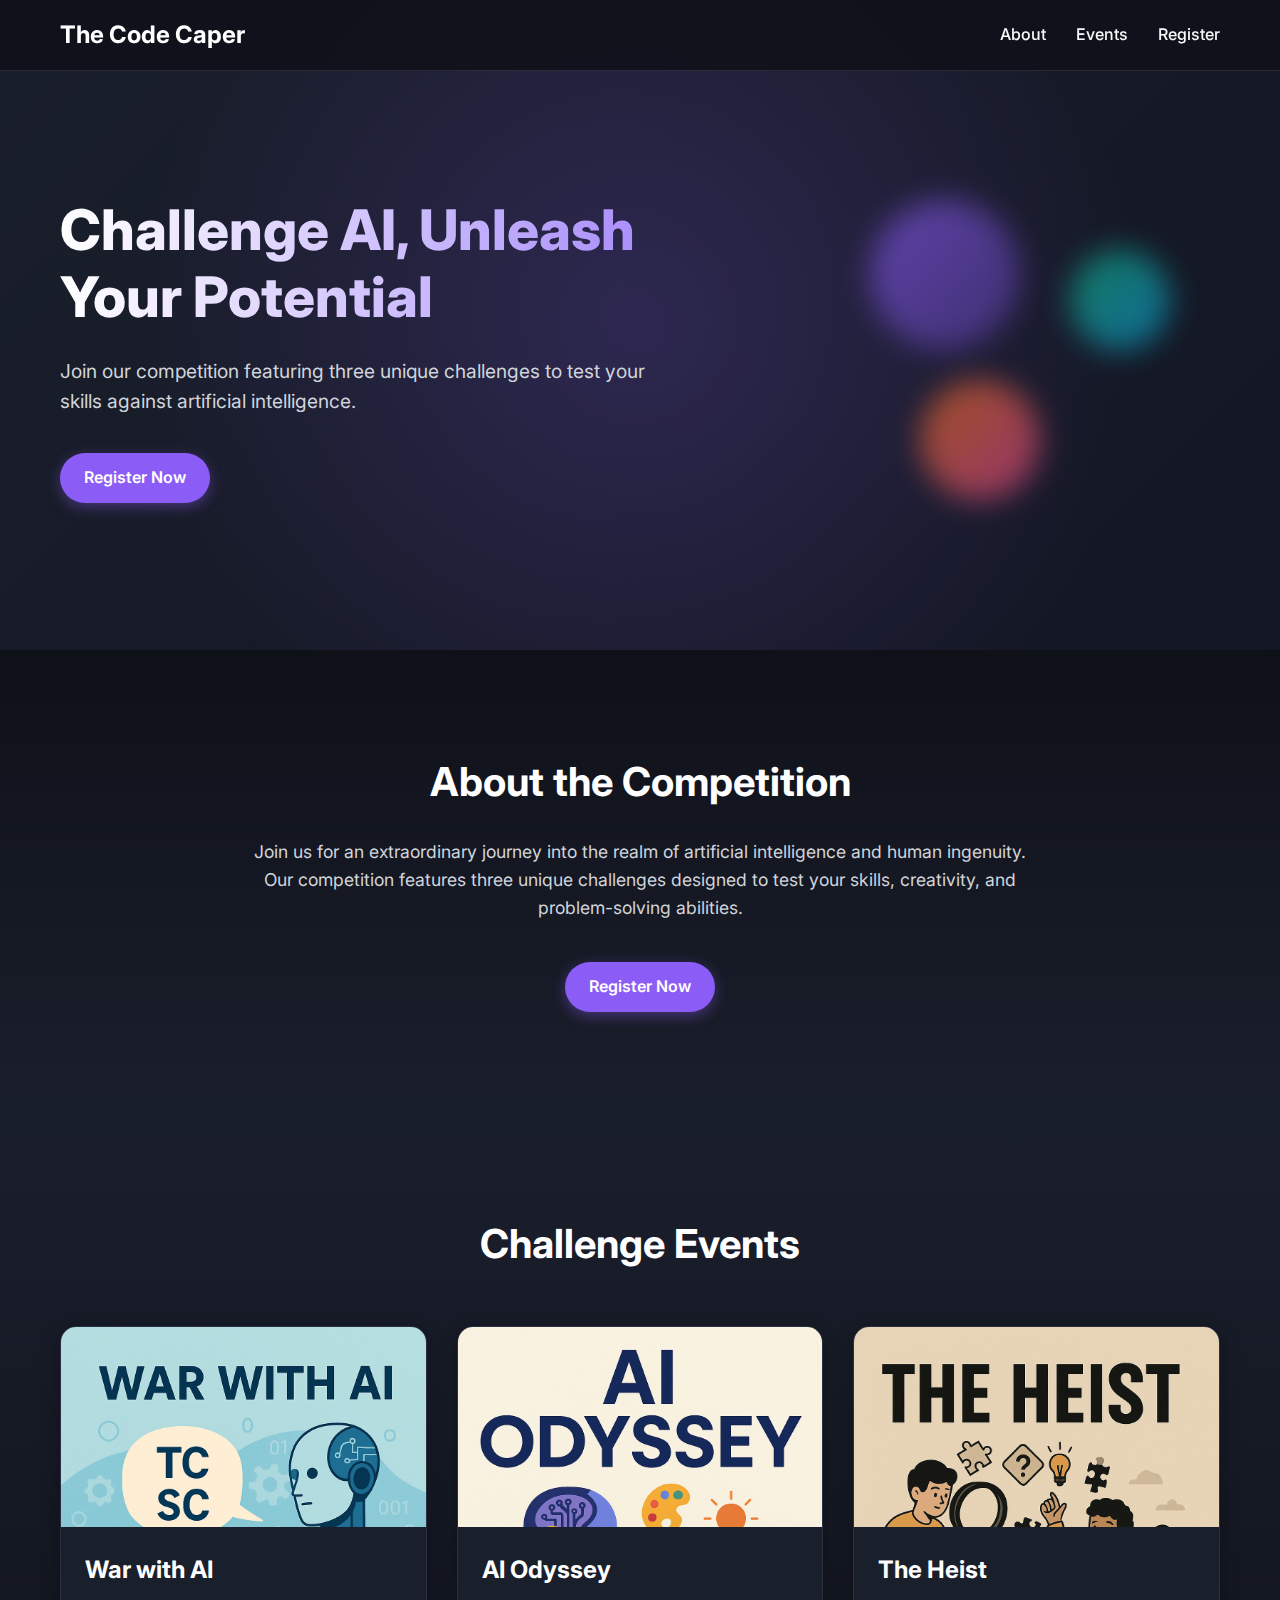
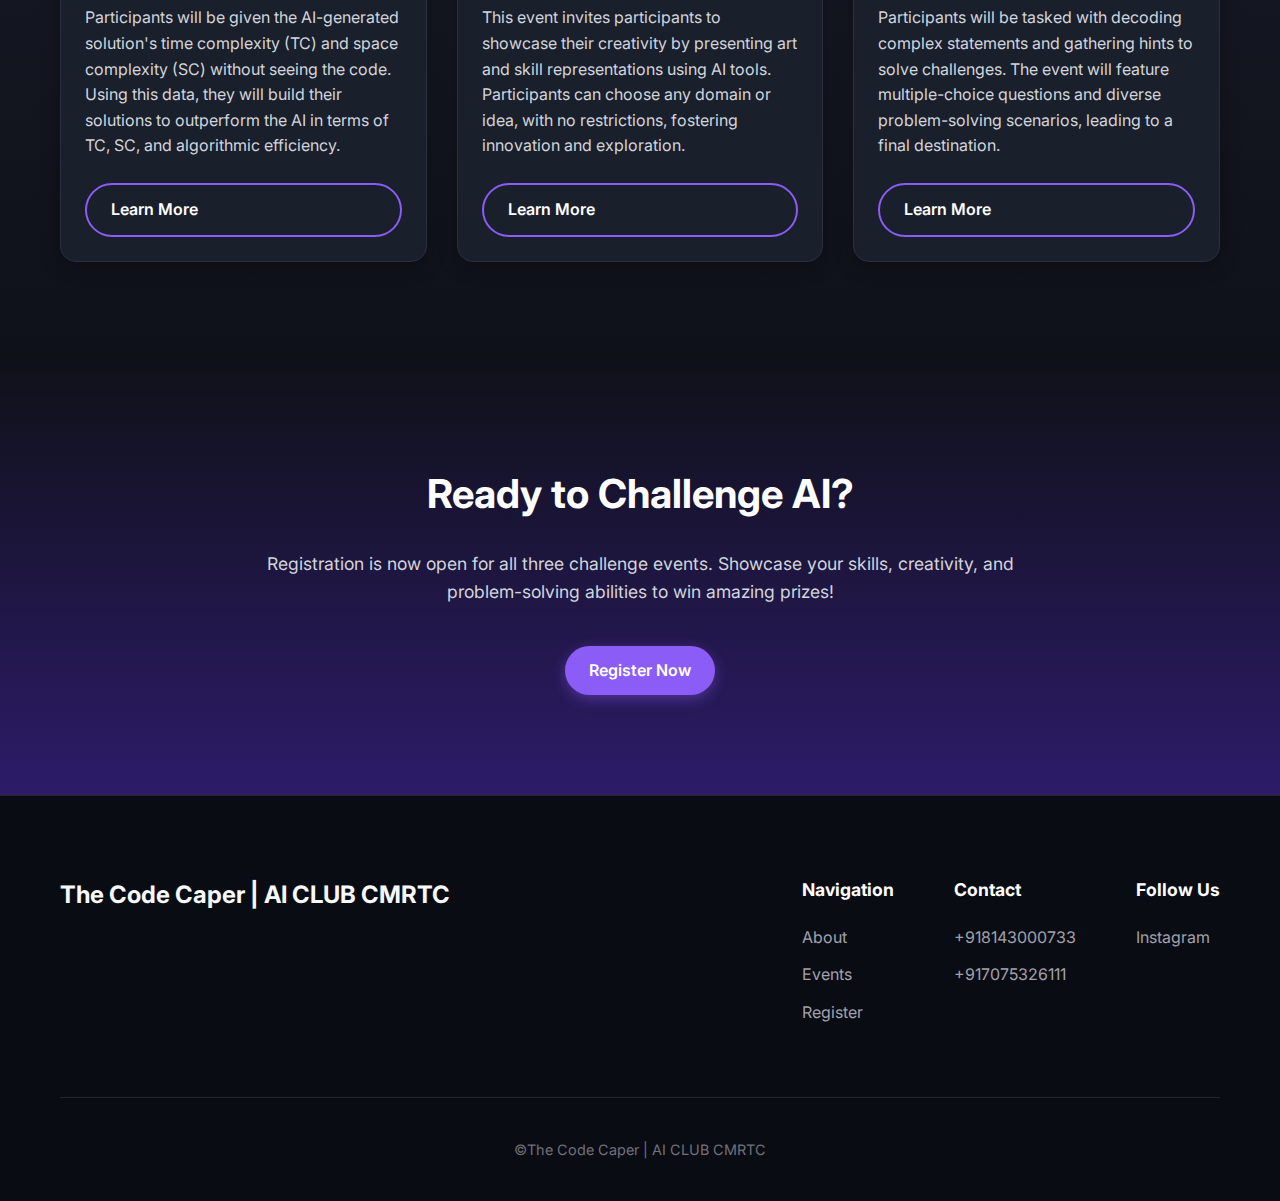
<file: index.html>
<!DOCTYPE html>
<html lang="en">
    <head>
        <meta charset="UTF-8">
        <meta name="viewport" content="width=device-width, initial-scale=1.0">
        <title>AI Creative Showdown</title>
        <link rel="stylesheet" href="styles.css">
        <link rel="preconnect" href="https://fonts.googleapis.com">
        <link rel="preconnect" href="https://fonts.gstatic.com" crossorigin>
        <link href="https://fonts.googleapis.com/css2?family=Inter:wght@300;400;500;600;700&display=swap" rel="stylesheet">
      </head>
      <body>
        <header class="navbar">
          <div class="container">
            <div class="logo">
              <h1>The Code Caper</h1>
            </div>
            <nav>
              <ul>
                <li><a href="#about">About</a></li>
                <li><a href="#events">Events</a></li>
                <li><a href="#register">Register</a></li>
              </ul>
            </nav>
          </div>
        </header>
      
        <section class="hero">
          <div class="container">
            <div class="hero-content">
              <h1 class="hero-title">Challenge AI, Unleash Your Potential</h1>
              <p class="hero-text">Join our competition featuring three unique challenges to test your skills against artificial intelligence.</p>
              <a href="https://shorturl.at/FxOUj" class="btn btn-primary">Register Now</a>
            </div>
            <div class="hero-image">
              <div class="floating-element"></div>
              <div class="floating-element"></div>
              <div class="floating-element"></div>
            </div>
          </div>
        </section>
      
        <section id="about" class="about">
          <div class="container">
            <h2>About the Competition</h2>
            <p>Join us for an extraordinary journey into the realm of artificial intelligence and human ingenuity. 
              Our competition features three unique challenges designed to test your skills, creativity, and problem-solving abilities.</p>
            <div class="btn-container">
              <a href="https://shorturl.at/FxOUj" class="btn btn-primary">Register Now</a>
            </div>
          </div>
        </section>
      
        <section id="events" class="events">
          <div class="container">
            <h2>Challenge Events</h2>
            <div class="event-cards">
              <div class="event-card">
                <div class="event-image">
                  <img src="./assets/war-with-ai.png" alt="War with AI competition graphic">
                </div>
                <div class="event-content">
                  <h3>War with AI</h3>
                  <p>Participants will be given the AI-generated solution's time complexity (TC) and space complexity (SC) without seeing the code. Using this data, they will build their solutions to outperform the AI in terms of TC, SC, and algorithmic efficiency.</p>
                  <a href="./war-with-ai/indexwar.html" class="btn btn-secondary">Learn More</a>
                </div>
              </div>
      
              <div class="event-card">
                <div class="event-image">
                  <img src="./assets/ai odyssey.png">
                </div>
                <div class="event-content">
                  <h3>AI Odyssey</h3>
                  <p>This event invites participants to showcase their creativity by presenting art and skill representations using AI tools. Participants can choose any domain or idea, with no restrictions, fostering innovation and exploration.</p>
                  <a href="./war-with-ai/code-odyssey.html" class="btn btn-secondary">Learn More</a>
                </div>
              </div>
      
              <div class="event-card">
                <div class="event-image">
                  <img src="./assets/the-heist.png" alt="The Heist competition graphic showing a cryptic puzzle map with countdown timer">
                </div>
                <div class="event-content">
                  <h3>The Heist</h3>
                  <p>Participants will be tasked with decoding complex statements and gathering hints to solve challenges. The event will feature multiple-choice questions and diverse problem-solving scenarios, leading to a final destination.</p>
                  <a href="./war-with-ai/heist.html" class="btn btn-secondary">Learn More</a>
                </div>
              </div>
            </div>
          </div>
        </section>
      
        <section id="register" class="register">
          <div class="container">
            <h2>Ready to Challenge AI?</h2>
            <p>Registration is now open for all three challenge events. Showcase your skills, creativity, and problem-solving abilities to win amazing prizes!</p>
            <a href="https://shorturl.at/FxOUj" class="btn btn-primary">Register Now</a>
          </div>
        </section>
      
        <footer>
          <div class="container">
            <div class="footer-content">
              <div class="footer-logo">
                <h2>The Code Caper | AI CLUB CMRTC</h2>
              </div>
              <div class="footer-links">
                <div class="footer-column">
                  <h3>Navigation</h3>
                  <ul>
                    <li><a href="#about">About</a></li>
                    <li><a href="#events">Events</a></li>
                    <li><a href="#register">Register</a></li>
                  </ul>
                </div>
                <div class="footer-column">
                  <h3>Contact</h3>
                  <ul>
                    <li><a href="tel:+918143000733">+918143000733</a></li>
                    <li><a href="tel:+917075326111">+917075326111</a></li>
                  </ul>
                </div>
                <div class="footer-column">
                  <h3>Follow Us</h3>
                  <ul class="social-links">
                    <li><a href="https://www.instagram.com/aiclubcmrtc?igsh=YWd0dzZwamlvdDZ6">Instagram</a></li>
                  </ul>
                </div>
              </div>
            </div>
            <div class="footer-bottom">
              <p>&copy;The Code Caper | AI CLUB CMRTC</p>
            </div>
          </div>
        </footer>
      
        <script src="script.js"></script>
      </body>
      </html>
</file>
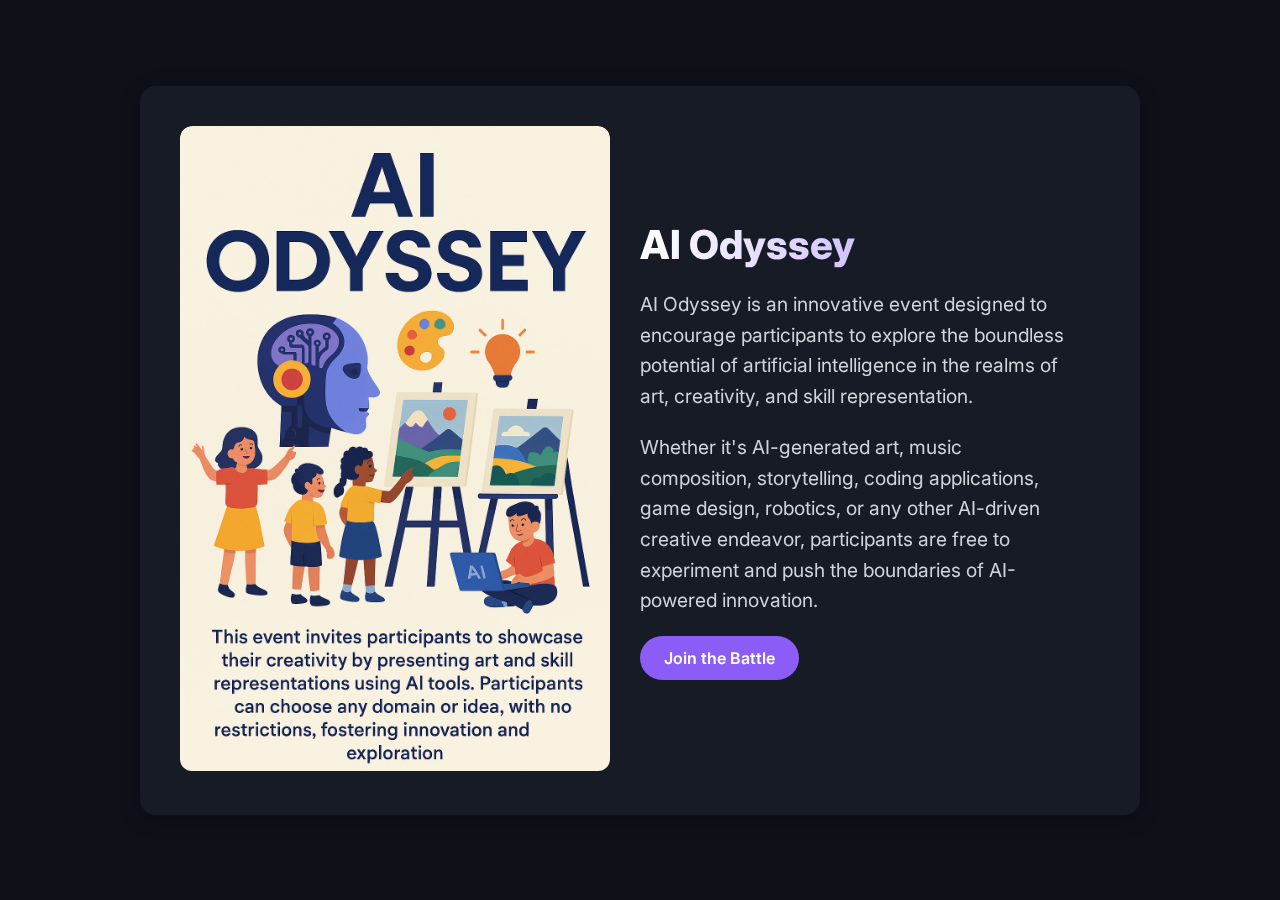
<file: war-with-ai/code-odyssey.html>
<!DOCTYPE html>
<html lang="en">
<head>
    <meta charset="UTF-8">
    <meta name="viewport" content="width=device-width, initial-scale=1.0">
    <title>War with AI</title>
    <link rel="stylesheet" href="stylewar.css">
</head>
<body>
    <div class="war-ai-container">
        <div class="war-ai-image">
            <img src="../assets/ai odyssey.png" alt="AI Odyssey">
        </div>
        <div class="war-ai-content">
            <h1>AI Odyssey</h1>
            <p>AI Odyssey is an innovative event designed to encourage participants to explore the boundless potential of artificial intelligence in the realms of art, creativity, and skill representation.</b></p>
            <p> Whether it's AI-generated art, music composition, storytelling, coding applications, game design, robotics, or any other AI-driven creative endeavor, participants are free to experiment and push the boundaries of AI-powered innovation.
            </p>
            <a href="https://shorturl.at/FxOUj" class="btn-primary">Join the Battle</a>
        </div>
    </div>
</body>
</html>
</file>
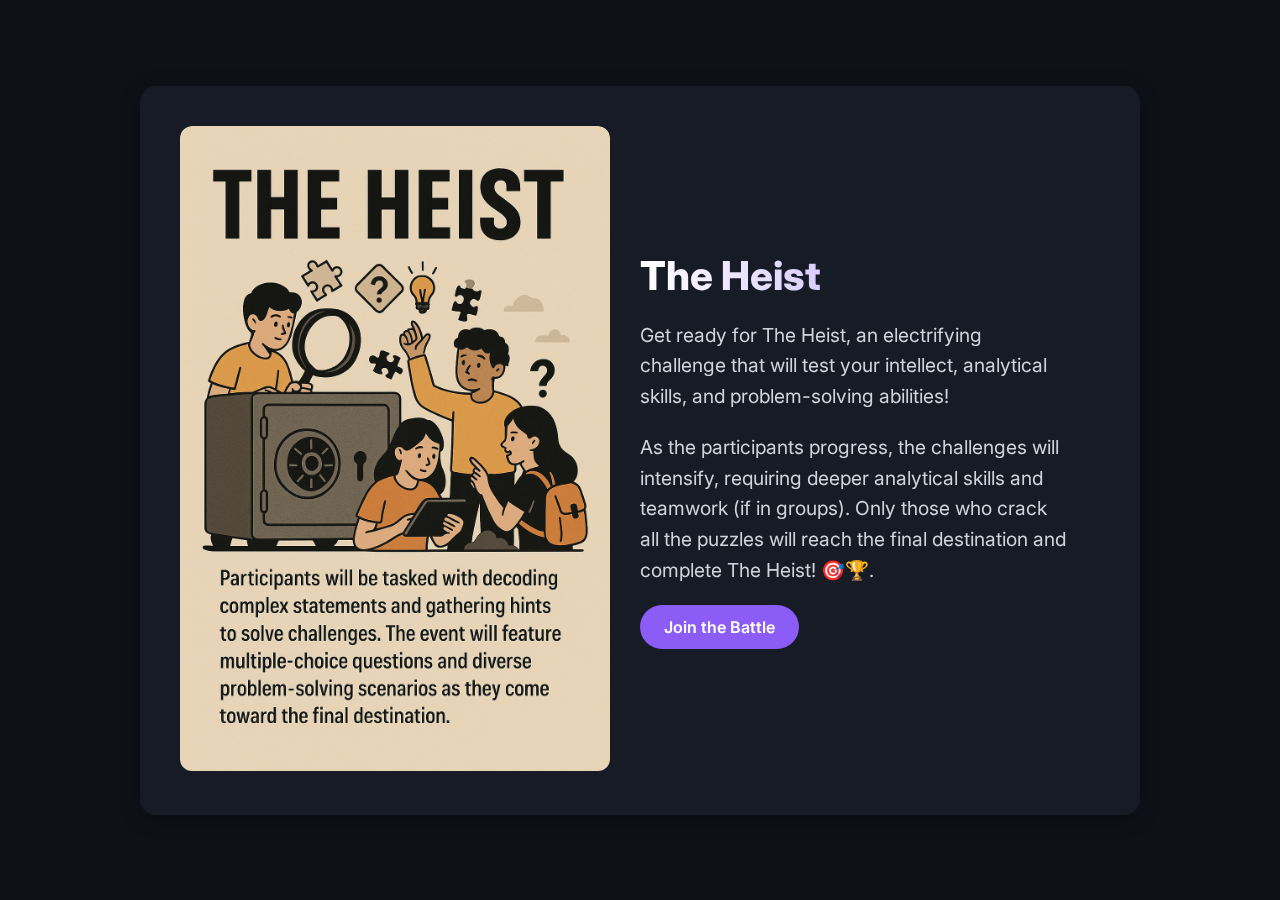
<file: war-with-ai/heist.html>
<!DOCTYPE html>
<html lang="en">
<head>
    <meta charset="UTF-8">
    <meta name="viewport" content="width=device-width, initial-scale=1.0">
    <title>War with AI</title>
    <link rel="stylesheet" href="stylewar.css">
</head>
<body>
    <div class="war-ai-container">
        <div class="war-ai-image">
            <img src="../assets/the-heist.png" alt="War with AI">
        </div>
        <div class="war-ai-content">
            <h1>The Heist</h1>
            <p>Get ready for The Heist, an electrifying challenge that will test your intellect, analytical skills, and problem-solving abilities!<br></p>
            <p>As the participants progress, the challenges will intensify, requiring deeper analytical skills and teamwork (if in groups). Only those who crack all the puzzles will reach the final destination and complete The Heist! 🎯🏆.</p>
            <a href="https://shorturl.at/FxOUj" class="btn-primary">Join the Battle</a>
        </div>
    </div>
</body>
</html>
</file>
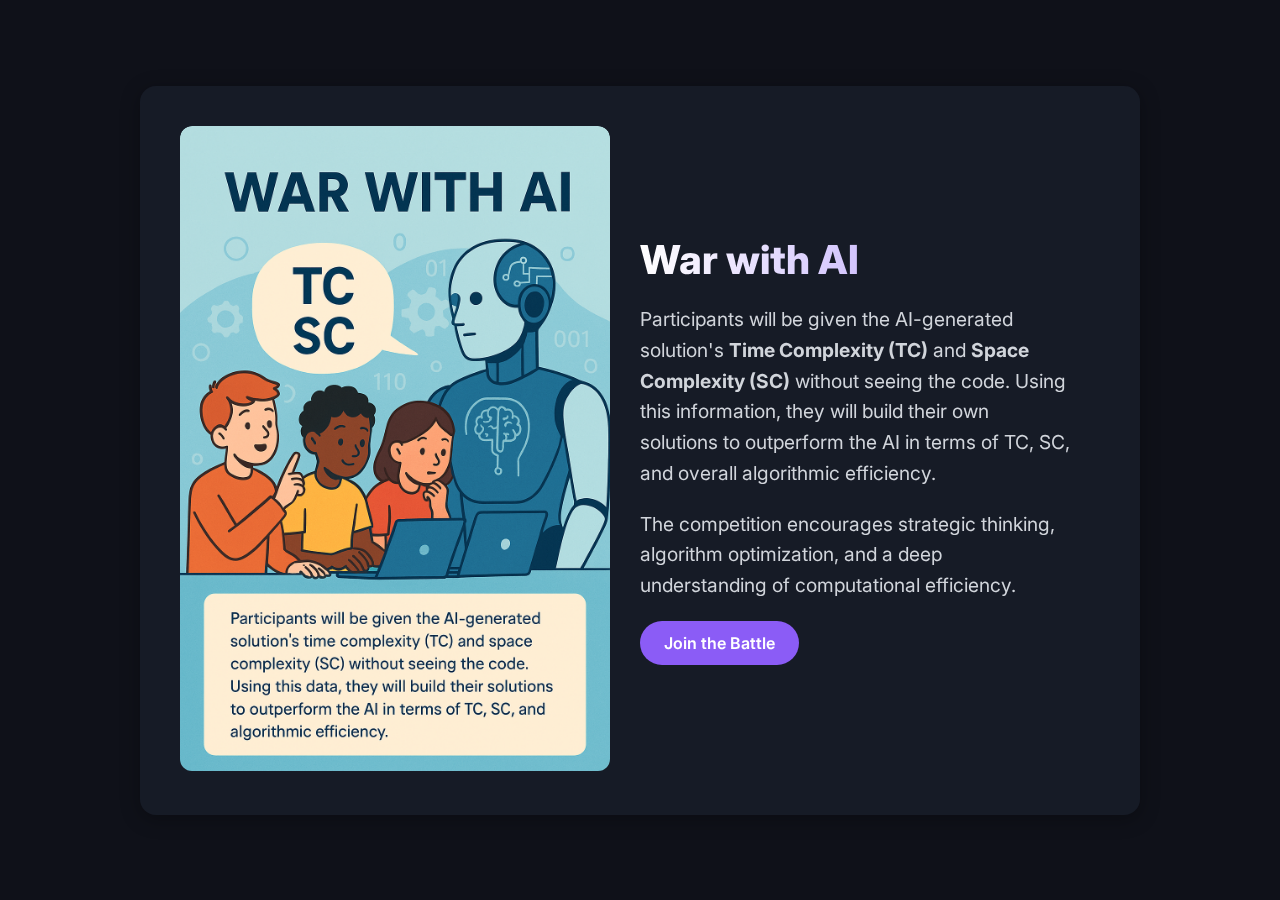
<file: war-with-ai/indexwar.html>
<!DOCTYPE html>
<html lang="en">
<head>
    <meta charset="UTF-8">
    <meta name="viewport" content="width=device-width, initial-scale=1.0">
    <title>War with AI</title>
    <link rel="stylesheet" href="stylewar.css">
</head>
<body>
    <div class="war-ai-container">
        <div class="war-ai-image">
            <img src="../assets/war-with-ai.png" alt="War with AI">
        </div>
        <div class="war-ai-content">
            <h1>War with AI</h1>
            <p>Participants will be given the AI-generated solution's <b>Time Complexity (TC)</b> and <b>Space Complexity (SC)</b> without seeing the code. Using this information, they will build their own solutions to outperform the AI in terms of TC, SC, and overall algorithmic efficiency.</p>
            <p>The competition encourages strategic thinking, algorithm optimization, and a deep understanding of computational efficiency.</p>
            <a href="https://shorturl.at/FxOUj" class="btn-primary">Join the Battle</a>
        </div>
    </div>
</body>
</html>
</file>
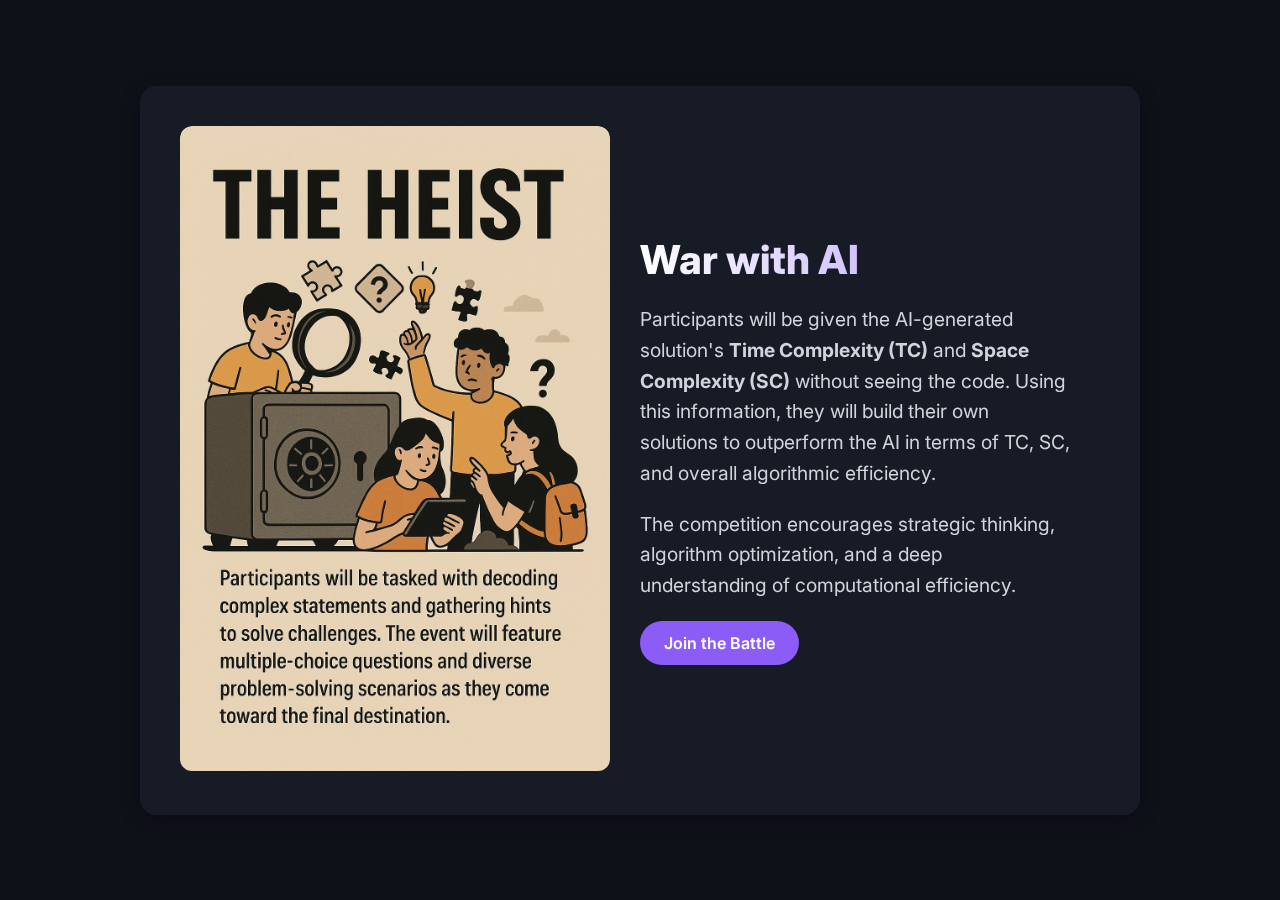
<file: war-with-ai/the-heist.html>
<!DOCTYPE html>
<html lang="en">
<head>
    <meta charset="UTF-8">
    <meta name="viewport" content="width=device-width, initial-scale=1.0">
    <title>War with AI</title>
    <link rel="stylesheet" href="stylewar.css">
</head>
<body>
    <div class="war-ai-container">
        <div class="war-ai-image">
            <img src="../assets/the-heist.png" alt="War with AI">
        </div>
        <div class="war-ai-content">
            <h1>War with AI</h1>
            <p>Participants will be given the AI-generated solution's <b>Time Complexity (TC)</b> and <b>Space Complexity (SC)</b> without seeing the code. Using this information, they will build their own solutions to outperform the AI in terms of TC, SC, and overall algorithmic efficiency.</p>
            <p>The competition encourages strategic thinking, algorithm optimization, and a deep understanding of computational efficiency.</p>
            <a href="https://shorturl.at/FxOUj" class="btn-primary">Join the Battle</a>
        </div>
    </div>
</body>
</html>
</file>
<file: styles.css>
:root {
    --background: #0f1119;
    --foreground: #f8f9fa;
    --primary: #8B5CF6;
    --primary-hover: #7c4ef1;
    --secondary: #1e2235;
    --accent: #553c9a;
    --muted: #6c757d;
    --card-bg: #1a1f2c;
    --card-border: #2a2f42;
    --success: #10b981;
    --warning: #f59e0b;
    --error: #ef4444;
  }
  
  * {
    margin: 0;
    padding: 0;
    box-sizing: border-box;
  }
  
  html {
    scroll-behavior: smooth;
  }
  
  body {
    font-family: 'Inter', -apple-system, BlinkMacSystemFont, 'Segoe UI', Roboto, Oxygen, Ubuntu, Cantarell, 'Open Sans', 'Helvetica Neue', sans-serif;
    background: var(--background);
    color: var(--foreground);
    line-height: 1.6;
  }
  
  .container {
    width: 100%;
    max-width: 1200px;
    margin: 0 auto;
    padding: 0 20px;
  }
  
  /* Buttons */
  .btn {
    display: inline-block;
    padding: 12px 24px;
    border-radius: 50px;
    font-weight: 600;
    text-decoration: none;
    transition: all 0.3s ease;
    cursor: pointer;
  }
  
  .btn-primary {
    background-color: var(--primary);
    color: white;
    box-shadow: 0 4px 14px rgba(139, 92, 246, 0.4);
  }
  
  .btn-primary:hover {
    background-color: var(--primary-hover);
    box-shadow: 0 6px 20px rgba(139, 92, 246, 0.6);
    transform: translateY(-2px);
  }
  
  .btn-secondary {
    background-color: transparent;
    color: white;
    border: 2px solid var(--primary);
  }
  
  .btn-secondary:hover {
    background-color: rgba(139, 92, 246, 0.1);
  }
  
  /* Navbar */
  .navbar {
    position: fixed;
    top: 0;
    left: 0;
    width: 100%;
    background-color: rgba(15, 17, 25, 0.9);
    backdrop-filter: blur(10px);
    z-index: 1000;
    padding: 16px 0;
    border-bottom: 1px solid rgba(255, 255, 255, 0.1);
  }
  
  .navbar .container {
    display: flex;
    justify-content: space-between;
    align-items: center;
  }
  
  .logo h1 {
    font-size: 1.5rem;
    font-weight: 700;
    color: white;
  }
  
  nav ul {
    display: flex;
    list-style: none;
  }
  
  nav ul li {
    margin-left: 30px;
  }
  
  nav ul li a {
    color: var(--foreground);
    text-decoration: none;
    font-weight: 500;
    transition: color 0.3s ease;
  }
  
  nav ul li a:hover {
    color: var(--primary);
  }
  
  /* Hero Section */
  .hero {
    padding: 150px 0 100px;
    background: linear-gradient(135deg, #1a1f2c, #131623);
    position: relative;
    overflow: hidden;
  }
  
  .hero::before {
    content: '';
    position: absolute;
    width: 100%;
    height: 100%;
    top: 0;
    left: 0;
    background: radial-gradient(circle, rgba(139, 92, 246, 0.2) 0%, rgba(15, 17, 25, 0) 70%);
    z-index: 0;
  }
  
  .hero .container {
    position: relative;
    z-index: 1;
    display: flex;
    align-items: center;
    justify-content: space-between;
  }
  
  .hero-content {
    max-width: 600px;
  }
  
  .hero-title {
    font-size: 3.5rem;
    font-weight: 800;
    line-height: 1.2;
    margin-bottom: 24px;
    background: linear-gradient(to right, #fff, #a78bfa);
    -webkit-background-clip: text;
    -webkit-text-fill-color: transparent;
  }
  
  .hero-text {
    font-size: 1.2rem;
    color: #d1d5db;
    margin-bottom: 36px;
  }
  
  .hero-image {
    position: relative;
    width: 400px;
    height: 400px;
    display: flex;
    align-items: center;
    justify-content: center;
  }
  
  .floating-element {
    position: absolute;
    border-radius: 50%;
    background: linear-gradient(135deg, var(--primary), var(--accent));
    opacity: 0.6;
    filter: blur(15px);
    animation: float 6s ease-in-out infinite;
  }
  
  .floating-element:nth-child(1) {
    width: 150px;
    height: 150px;
    top: 50px;
    left: 50px;
    animation-delay: 0s;
  }
  
  .floating-element:nth-child(2) {
    width: 100px;
    height: 100px;
    top: 100px;
    right: 50px;
    animation-delay: 2s;
    background: linear-gradient(135deg, #10b981, #0ea5e9);
  }
  
  .floating-element:nth-child(3) {
    width: 120px;
    height: 120px;
    bottom: 50px;
    left: 100px;
    animation-delay: 4s;
    background: linear-gradient(135deg, #f97316, #ec4899);
  }
  
  @keyframes float {
    0% {
      transform: translateY(0px);
    }
    50% {
      transform: translateY(-20px);
    }
    100% {
      transform: translateY(0px);
    }
  }
  
  /* About Section */
  .about {
    padding: 100px 0;
    background: linear-gradient(to bottom, #0f1119, #1a1f2c);
    text-align: center;
  }
  
  .about h2 {
    font-size: 2.5rem;
    margin-bottom: 24px;
    color: white;
  }
  
  .about p {
    max-width: 800px;
    margin: 0 auto 40px;
    font-size: 1.1rem;
    color: #d1d5db;
  }
  
  /* Events Section */
  .events {
    padding: 100px 0;
    background: linear-gradient(to bottom, #1a1f2c, #0f1119);
  }
  
  .events h2 {
    font-size: 2.5rem;
    margin-bottom: 50px;
    text-align: center;
    color: white;
  }
  
  .event-cards {
    display: grid;
    grid-template-columns: repeat(auto-fit, minmax(300px, 1fr));
    gap: 30px;
  }
  
  .event-card {
    background-color: var(--card-bg);
    border-radius: 16px;
    overflow: hidden;
    box-shadow: 0 4px 20px rgba(0, 0, 0, 0.3);
    transition: transform 0.3s ease, box-shadow 0.3s ease;
    border: 1px solid var(--card-border);
    height: 100%;
    display: flex;
    flex-direction: column;
  }
  
  .event-card:hover {
    transform: translateY(-10px);
    box-shadow: 0 10px 30px rgba(139, 92, 246, 0.2);
  }
  
  .event-image {
    height: 200px;
    overflow: hidden;
  }
  
  .event-image img {
    width: 100%;
    height: 100%;
    object-fit: cover;
    object-position: top;
    transition: transform 0.5s ease;
  }
  
  .event-card:hover .event-image img {
    transform: scale(1.1);
  }
  
  .event-content {
    padding: 24px;
    flex-grow: 1;
    display: flex;
    flex-direction: column;
  }
  
  .event-content h3 {
    font-size: 1.5rem;
    margin-bottom: 16px;
    color: white;
  }
  
  .event-content p {
    color: #d1d5db;
    margin-bottom: 24px;
    flex-grow: 1;
  }
  
  /* Register Section */
  .register {
    padding: 100px 0;
    background: linear-gradient(to bottom, #0f1119, #2d1b69);
    text-align: center;
  }
  
  .register h2 {
    font-size: 2.5rem;
    margin-bottom: 24px;
    color: white;
  }
  
  .register p {
    max-width: 800px;
    margin: 0 auto 40px;
    font-size: 1.1rem;
    color: #d1d5db;
  }
  
  /* Footer */
  footer {
    background-color: #0a0c14;
    padding: 80px 0 40px;
    border-top: 1px solid rgba(255, 255, 255, 0.1);
  }
  
  .footer-content {
    display: flex;
    flex-wrap: wrap;
    justify-content: space-between;
    margin-bottom: 60px;
  }
  
  .footer-logo h2 {
    font-size: 1.5rem;
    margin-bottom: 20px;
  }
  
  .footer-links {
    display: flex;
    flex-wrap: wrap;
    gap: 60px;
  }
  
  .footer-column h3 {
    font-size: 1.1rem;
    margin-bottom: 20px;
    color: white;
  }
  
  .footer-column ul {
    list-style: none;
  }
  
  .footer-column ul li {
    margin-bottom: 12px;
  }
  
  .footer-column ul li a {
    color: #a1a1aa;
    text-decoration: none;
    transition: color 0.3s ease;
  }
  
  .footer-column ul li a:hover {
    color: var(--primary);
  }
  
  .social-links {
    display: flex;
    gap: 16px;
  }
  
  .footer-bottom {
    text-align: center;
    padding-top: 40px;
    border-top: 1px solid rgba(255, 255, 255, 0.1);
  }
  
  .footer-bottom p {
    color: #71717a;
    font-size: 0.9rem;
  }
  
  /* Responsive Design */
  @media (max-width: 992px) {
    .hero-title {
      font-size: 2.8rem;
    }
    
    .hero .container {
      flex-direction: column;
      text-align: center;
    }
    
    .hero-content {
      margin-bottom: 60px;
    }
    
    .hero-image {
      width: 300px;
      height: 300px;
    }
    
    .footer-content {
      flex-direction: column;
      gap: 40px;
    }
    
    .footer-links {
      gap: 40px;
    }
  }
  
  @media (max-width: 768px) {
    .hero-title {
      font-size: 2.2rem;
    }
    
    .about h2,
    .events h2,
    .register h2 {
      font-size: 2rem;
    }
    
    .navbar {
      padding: 12px 0;
    }
    
    .logo h1 {
      font-size: 1.2rem;
    }
    
    nav ul li {
      margin-left: 15px;
    }
    
    .footer-links {
      flex-direction: column;
      gap: 30px;
    }
  }
  
  @media (max-width: a480px) {
    .hero-title {
      font-size: 1.8rem;
    }
    
    .hero-text {
      font-size: 1rem;
    }
    
    .about h2,
    .events h2,
    .register h2 {
      font-size: 1.8rem;
    }
    
    .btn {
      padding: 10px 20px;
      font-size: 0.9rem;
    }
  }
</file>
<file: war-with-ai/stylewar.css>
@import url('https://fonts.googleapis.com/css2?family=Inter:wght@400;600;800&display=swap');

:root {
    --background: #0f1119;
    --foreground: #f8f9fa;
    --primary: #8B5CF6;
    --primary-hover: #7c4ef1;
    --secondary: #1e2235;
    --card-bg: rgba(26, 31, 44, 0.7);
    --text-muted: #d1d5db;
}

* {
    margin: 0;
    padding: 0;
    box-sizing: border-box;
}

body {
    font-family: 'Inter', sans-serif;
    background: var(--background);
    color: var(--foreground);
    display: flex;
    justify-content: center;
    align-items: center;
    height: 100vh;
    overflow: hidden;
}

.war-ai-container {
    display: flex;
    align-items: center;
    justify-content: center;
    max-width: 1000px;
    padding: 40px;
    background: var(--card-bg);
    border-radius: 16px;
    box-shadow: 0 4px 20px rgba(0, 0, 0, 0.3);
    backdrop-filter: blur(10px);
    animation: fadeIn 1.5s ease-out;
}

.war-ai-image {
    flex: 1;
    overflow: hidden;
    border-radius: 12px;
}

.war-ai-image img {
    width: 100%;
    height: 100%;
    object-fit: cover;
    object-position: top;
    border-radius: 12px;
    transition: transform 0.5s ease-in-out;
}

.war-ai-image:hover img {
    transform: scale(1.05);
}

.war-ai-content {
    flex: 1;
    padding: 30px;
    text-align: left;
}

.war-ai-content h1 {
    font-size: 2.5rem;
    font-weight: 800;
    background: linear-gradient(to right, #fff, #a78bfa);
    -webkit-background-clip: text;
    -webkit-text-fill-color: transparent;
    margin-bottom: 20px;
}

.war-ai-content p {
    font-size: 1.2rem;
    color: var(--text-muted);
    margin-bottom: 20px;
    line-height: 1.6;
}

.btn-primary {
    display: inline-block;
    padding: 12px 24px;
    background: var(--primary);
    color: white;
    font-weight: 600;
    text-decoration: none;
    border-radius: 50px;
    transition: all 0.3s ease;
}

.btn-primary:hover {
    background: var(--primary-hover);
    transform: translateY(-2px);
    box-shadow: 0 6px 20px rgba(139, 92, 246, 0.6);
}

/* Animation */
@keyframes fadeIn {
    from {
        opacity: 0;
        transform: translateY(-20px);
    }
    to {
        opacity: 1;
        transform: translateY(0);
    }
}

/* Responsive */
@media (max-width: 768px) {
    .war-ai-container {
        flex-direction: column;
        padding: 20px;
    }

    .war-ai-content {
        text-align: center;
        padding: 20px 10px;
    }

    .war-ai-content h1 {
        font-size: 2rem;
    }

    .war-ai-content p {
        font-size: 1rem;
    }
}
</file>
